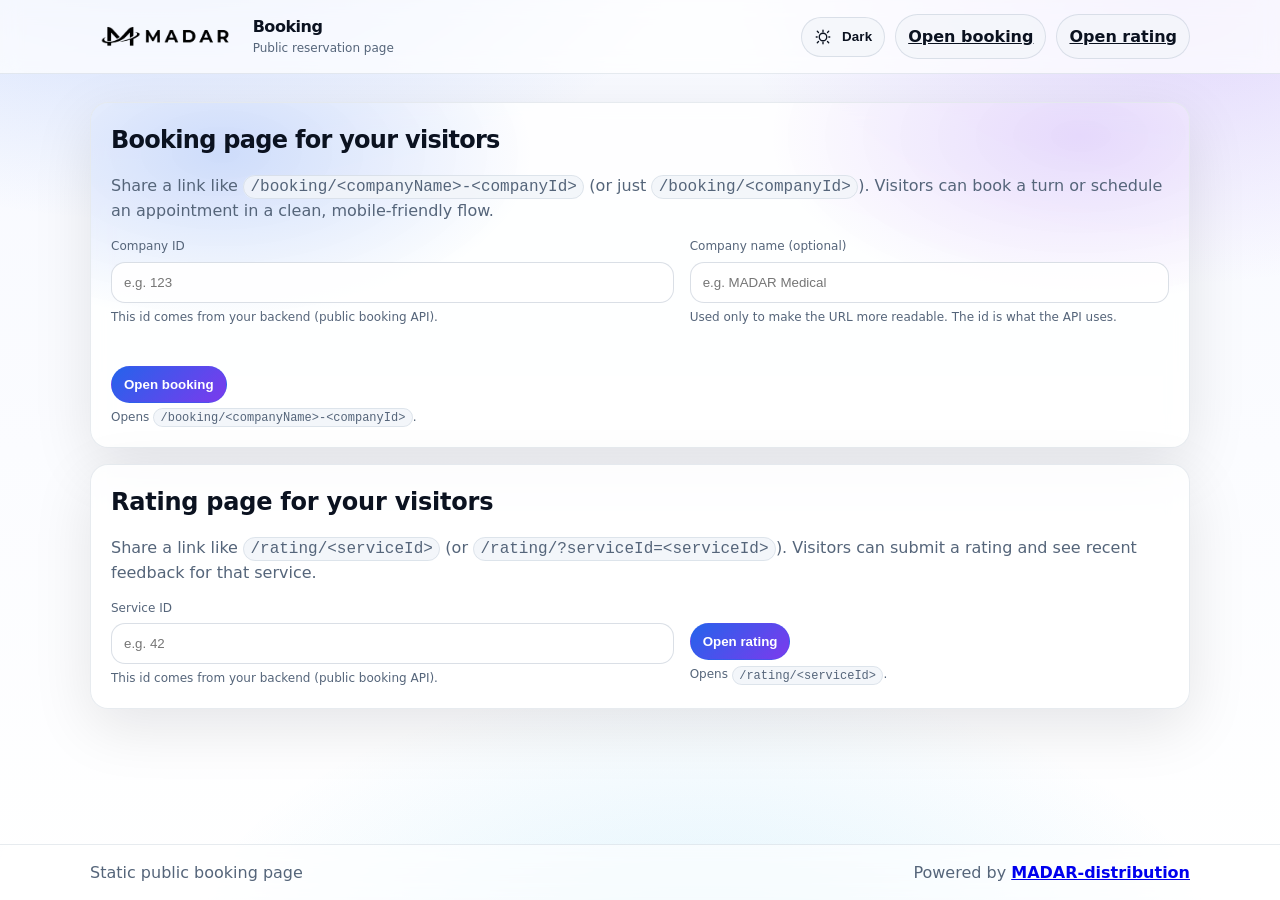
<file: index.html>
<!doctype html>
<html lang="en">
  <head>
    <meta charset="utf-8" />
    <meta name="viewport" content="width=device-width,initial-scale=1" />
    <title>Public Booking</title>
    <link rel="icon" href="/favicon.ico" />
    <link rel="preconnect" href="https://fonts.googleapis.com" />
    <link rel="preconnect" href="https://fonts.gstatic.com" crossorigin />
    <link href="https://fonts.googleapis.com/css2?family=Noto+Sans+Arabic:wght@400;500;600;700;800;900&display=swap" rel="stylesheet" />
    <link rel="stylesheet" href="/assets/booking.css" />
    <script>
      // Local backend default (change this for production).
      window.__API_BASE__ = "https://madar-queue.com";
    </script>
  </head>
  <body>
    <div class="appShell">
      <header class="topBar">
        <div class="topBarInner">
          <div class="brand">
            <div class="brandMark" aria-hidden="true">
              <img class="brandLogo brandLogoLight" src="/logo-light.png" alt="" />
              <img class="brandLogo brandLogoDark" src="/logo-dark.png" alt="" />
            </div>
            <div class="brandText">
              <div class="brandTitle">Booking</div>
              <div class="brandSubtitle">Public reservation page</div>
            </div>
          </div>
          <div class="topBarActions">
            <button class="btn btnGhost iconBtn" id="themeBtn" type="button" aria-label="Toggle theme">
              <span class="btnIcon" aria-hidden="true">
                <svg class="i" viewBox="0 0 24 24" fill="none">
                  <path d="M12 3v2.2M12 18.8V21M4.2 12H3M21 12h-1.2M6 6l-1.6-1.6M19.6 19.6 18 18M6 18l-1.6 1.6M19.6 4.4 18 6" stroke="currentColor" stroke-width="1.8" stroke-linecap="round"/>
                  <path d="M12 17a5 5 0 1 0 0-10 5 5 0 0 0 0 10Z" stroke="currentColor" stroke-width="1.8"/>
                </svg>
              </span>
              <span class="btnLabel" id="themeBtnLabel">Dark</span>
            </button>
            <a class="btn btnGhost" href="/booking/">Open booking</a>
            <a class="btn btnGhost" href="/rating/">Open rating</a>
          </div>
        </div>
      </header>

      <main class="container">
        <section class="card heroCard">
          <h1>Booking page for your visitors</h1>
          <p class="muted">
            Share a link like <code>/booking/&lt;companyName&gt;-&lt;companyId&gt;</code> (or just <code>/booking/&lt;companyId&gt;</code>). Visitors can book a turn or schedule an appointment in a clean, mobile-friendly flow.
          </p>

          <form id="companyForm" class="grid2" autocomplete="off">
            <div class="field">
              <label for="companyId">Company ID</label>
              <input id="companyId" name="companyId" placeholder="e.g. 123" required />
              <div class="help">This id comes from your backend (public booking API).</div>
            </div>
            <div class="field">
              <label for="companyName">Company name (optional)</label>
              <input id="companyName" name="companyName" placeholder="e.g. MADAR Medical" />
              <div class="help">Used only to make the URL more readable. The id is what the API uses.</div>
            </div>
            <div class="field">
              <label>&nbsp;</label>
              <button class="btn btnPrimary" type="submit">Open booking</button>
              <div class="help">Opens <code>/booking/&lt;companyName&gt;-&lt;companyId&gt;</code>.</div>
            </div>
          </form>
        </section>

        <section class="card">
          <h2>Rating page for your visitors</h2>
          <p class="muted">
            Share a link like <code>/rating/&lt;serviceId&gt;</code> (or <code>/rating/?serviceId=&lt;serviceId&gt;</code>). Visitors can submit a rating and see recent feedback for that service.
          </p>

          <form id="serviceForm" class="grid2" autocomplete="off">
            <div class="field">
              <label for="serviceId">Service ID</label>
              <input id="serviceId" name="serviceId" placeholder="e.g. 42" required />
              <div class="help">This id comes from your backend (public booking API).</div>
            </div>
            <div class="field">
              <label>&nbsp;</label>
              <button class="btn btnPrimary" type="submit">Open rating</button>
              <div class="help">Opens <code>/rating/&lt;serviceId&gt;</code>.</div>
            </div>
          </form>
        </section>
      </main>

      <footer class="footer">
        <div class="footerInner">
          <span class="muted">Static public booking page</span>
          <span class="muted">Powered by <a href="https://madar-queue.com/" target="_blank" rel="noopener noreferrer"><strong>MADAR-distribution</strong></a></span>
        </div>
      </footer>
    </div>

    <script>
      (function () {
        // Theme toggle (shared with booking page).
        const THEME_KEY = "public_booking_theme";
        const getTheme = () => localStorage.getItem(THEME_KEY) || "auto";
        const applyTheme = (t) => {
          if (t === "auto") document.documentElement.removeAttribute("data-theme");
          else document.documentElement.setAttribute("data-theme", t);
          const lbl = document.getElementById("themeBtnLabel");
          if (lbl) lbl.textContent = (t === "dark") ? "Light" : "Dark";
        };
        const nextTheme = (t) => (t === "dark" ? "light" : "dark");
        applyTheme(getTheme());
        const themeBtn = document.getElementById("themeBtn");
        if (themeBtn) {
          themeBtn.addEventListener("click", () => {
            const cur = getTheme();
            const normalized = (cur === "auto")
              ? (window.matchMedia && window.matchMedia("(prefers-color-scheme: dark)").matches ? "dark" : "light")
              : cur;
            const n = nextTheme(normalized);
            localStorage.setItem(THEME_KEY, n);
            applyTheme(n);
          });
        }

        const form = document.getElementById("companyForm");
        const input = document.getElementById("companyId");
        const nameInput = document.getElementById("companyName");
        form.addEventListener("submit", (e) => {
          e.preventDefault();
          const companyId = (input.value || "").trim();
          if (!companyId) return;
          const companyName = (nameInput && nameInput.value ? nameInput.value : "").trim();
          const segment = companyName ? `${companyName}-${companyId}` : companyId;
          window.location.href = "/booking/" + encodeURIComponent(segment);
        });

        const serviceForm = document.getElementById("serviceForm");
        const serviceIdInput = document.getElementById("serviceId");
        if (serviceForm && serviceIdInput) {
          serviceForm.addEventListener("submit", (e) => {
            e.preventDefault();
            const serviceId = (serviceIdInput.value || "").trim();
            if (!serviceId) return;
            window.location.href = "/rating/" + encodeURIComponent(serviceId);
          });
        }
      })();
    </script>
  </body>
</html>
</file>
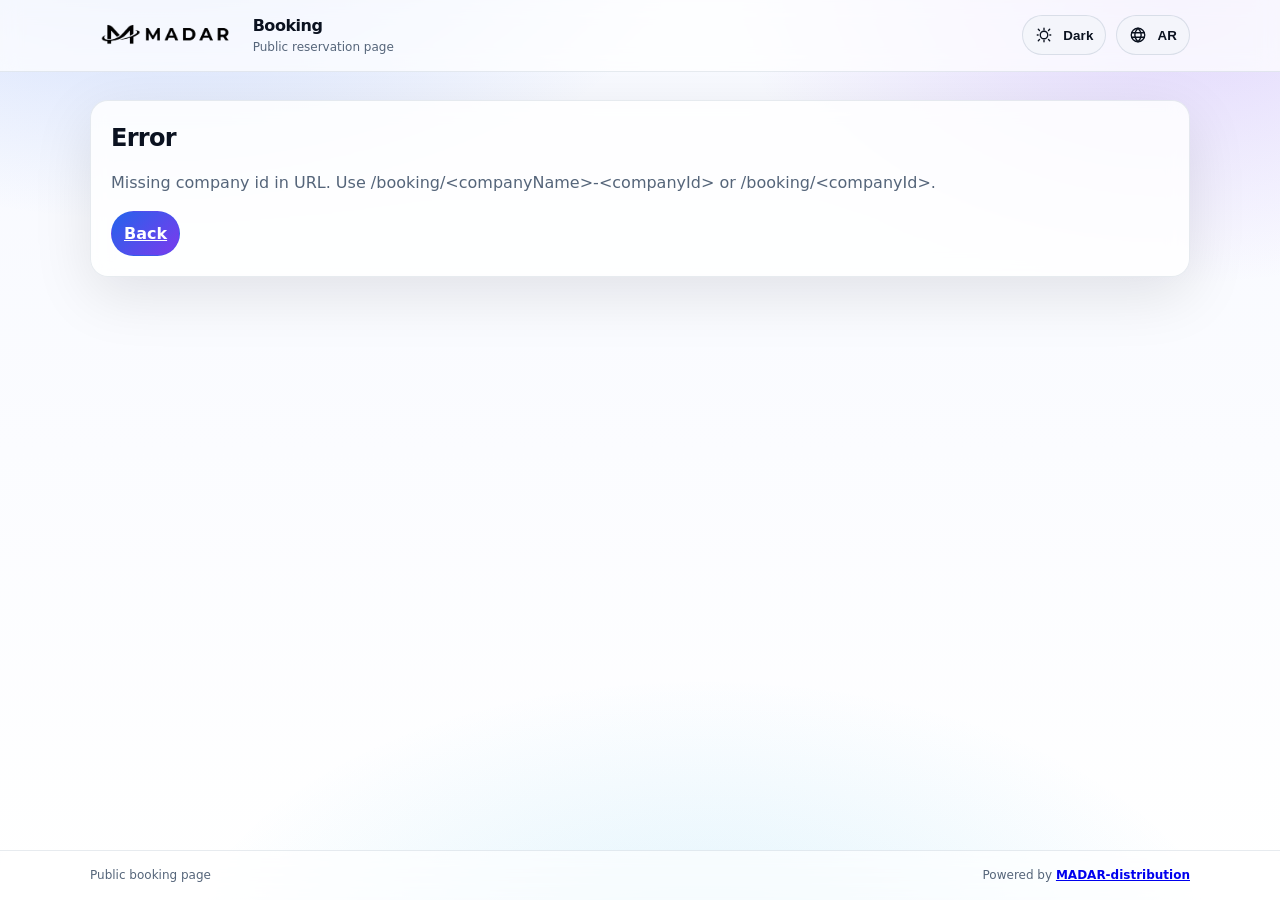
<file: booking/index.html>
<!doctype html>
<html lang="en">
  <head>
    <meta charset="utf-8" />
    <meta name="viewport" content="width=device-width,initial-scale=1" />
    <title>Booking</title>
    <link rel="icon" href="/favicon.ico" />
    <link rel="preconnect" href="https://fonts.googleapis.com" />
    <link rel="preconnect" href="https://fonts.gstatic.com" crossorigin />
    <link href="https://fonts.googleapis.com/css2?family=Noto+Sans+Arabic:wght@400;500;600;700;800;900&display=swap" rel="stylesheet" />
    <link rel="stylesheet" href="/assets/booking.css" />
    <script>
      // Local backend default (change this for production).
      window.__API_BASE__ = "https://madar-queue.com";
    </script>
  </head>
  <body>
    <div class="appShell">
      <header class="topBar">
        <div class="topBarInner">
          <a class="brand" href="/" aria-label="Home">
            <div class="brandMark" aria-hidden="true">
              <img class="brandLogo brandLogoLight" src="/logo-light.png" alt="" />
              <img class="brandLogo brandLogoDark" src="/logo-dark.png" alt="" />
            </div>
            <div class="brandText">
              <div class="brandTitle" id="brandTitle">Booking</div>
              <div class="brandSubtitle" id="brandSubtitle">Public reservation page</div>
            </div>
          </a>

          <div class="topBarActions">
            <button class="btn btnGhost iconBtn" id="themeBtn" type="button" aria-label="Toggle theme">
              <span class="btnIcon" aria-hidden="true">
                <svg class="i" viewBox="0 0 24 24" fill="none">
                  <path d="M12 3v2.2M12 18.8V21M4.2 12H3M21 12h-1.2M6 6l-1.6-1.6M19.6 19.6 18 18M6 18l-1.6 1.6M19.6 4.4 18 6" stroke="currentColor" stroke-width="1.8" stroke-linecap="round"/>
                  <path d="M12 17a5 5 0 1 0 0-10 5 5 0 0 0 0 10Z" stroke="currentColor" stroke-width="1.8"/>
                </svg>
              </span>
              <span class="btnLabel" id="themeBtnLabel">Dark</span>
            </button>
            <button class="btn btnGhost iconBtn" id="langBtn" type="button" aria-label="Toggle language">
              <span class="btnIcon" aria-hidden="true">
                <svg class="i" viewBox="0 0 24 24" fill="none">
                  <path d="M12 21a9 9 0 1 0 0-18 9 9 0 0 0 0 18Z" stroke="currentColor" stroke-width="1.8"/>
                  <path d="M3.6 9h16.8M3.6 15h16.8" stroke="currentColor" stroke-width="1.8" stroke-linecap="round"/>
                  <path d="M12 3c2.6 2.5 4.2 5.7 4.2 9s-1.6 6.5-4.2 9c-2.6-2.5-4.2-5.7-4.2-9s1.6-6.5 4.2-9Z" stroke="currentColor" stroke-width="1.8"/>
                </svg>
              </span>
              <span class="btnLabel" id="langBtnLabel">AR</span>
            </button>
          </div>
        </div>
      </header>

      <main class="container">
        <section class="card" id="configCard" hidden>
          <h1 id="configTitle">Configuration required</h1>
          <p class="muted" id="configText">
            This page needs an API base URL to call your public booking endpoints.
          </p>

          <form id="configForm" class="stack" autocomplete="off">
            <div class="field">
              <label for="apiBase">API Base URL</label>
              <input id="apiBase" name="apiBase" placeholder="https://api.yourdomain.com" />
              <div class="help" id="apiHelp">We will store it in your browser for next time.</div>
            </div>
            <div class="row">
              <button class="btn btnPrimary" type="submit" id="saveApiBtn">Save & Reload</button>
              <a class="btn btnGhost" href="/" id="backHome">Back</a>
            </div>
          </form>
        </section>

        <section class="card bookingCard" id="mainCard" hidden>
          <div class="bookingHero">
            <div class="bookingHeroLeft">
              <div class="eyebrow">
                <span class="dot"></span>
                <span id="brandSubtitle">Public reservation page</span>
              </div>
              <h1 id="pageTitle">Book your turn</h1>
              <p class="muted" id="pageSubtitle">
                Select branch and service, then enter your details.
              </p>

              <div class="bookingHeroMeta">
                <div class="pill" id="companyPill" title="Company ID"></div>
                <div class="trustRow" aria-hidden="true">
                  <span class="trustPill" id="trustFast">Fast</span>
                  <span class="trustPill" id="trustSecure">Secure</span>
                  <span class="trustPill" id="trustMobile">Mobile-ready</span>
                </div>
              </div>
            </div>

            <div class="bookingHeroRight" aria-hidden="true">
              <div class="heroVisual">
                <div class="heroRing"></div>
                <div class="heroCardMini">
                  <div class="miniTitle" id="miniTodayTitle">Today</div>
                  <div class="miniValue" id="miniTodayValue">Live slots</div>
                </div>
                <div class="heroCardMini mini2">
                  <div class="miniTitle" id="miniStatusTitle">Status</div>
                  <div class="miniValue" id="miniStatusValue">Track bookings</div>
                </div>
              </div>
            </div>
          </div>

          <div class="tabs premiumTabs" role="tablist" aria-label="Booking tabs">
            <button class="tab tabActive" role="tab" aria-selected="true" id="tabNew" data-tab="new" type="button"></button>
            <button class="tab" role="tab" aria-selected="false" id="tabMy" data-tab="my" type="button"></button>
            <button class="tab" role="tab" aria-selected="false" id="tabPre" data-tab="pre" type="button"></button>
          </div>

          <div class="bookingLayout">
            <div class="bookingContent">
              <div class="tabPanel" id="panelNew" role="tabpanel">
                <div class="stepHeader">
                  <div class="stepBadge">1</div>
                  <div class="stepText">
                    <div class="stepTitle" id="stepNewTitle">New booking</div>
                    <div class="muted small" id="stepNewDesc">Pick a branch and service, then confirm your details.</div>
                  </div>
                </div>

                <form id="turnForm" class="formGrid" autocomplete="off">
                  <div class="field">
                    <label for="branchSelect" id="branchLabel">Branch</label>
                    <select id="branchSelect" required></select>
                    <div class="help" id="branchHelp">Choose a branch to see its services.</div>
                  </div>

                  <div class="field">
                    <label for="serviceSelect" id="serviceLabel">Service</label>
                    <select id="serviceSelect" required disabled></select>
                    <div class="help" id="serviceHelp">Services load after choosing a branch.</div>
                  </div>

                  <div class="field">
                    <label for="nameInput" id="nameLabel">Name</label>
                    <input id="nameInput" required placeholder="Your name" />
                  </div>

                  <div class="field">
                    <label for="phoneInput" id="phoneLabel">Phone</label>
                    <input id="phoneInput" required placeholder="+20..." />
                  </div>

                  <div class="row actionsRow">
                    <button class="btn btnPrimary" id="bookBtn" type="submit"></button>
                    <button class="btn btnGhost" id="resetBtn" type="button"></button>
                  </div>

                  <div class="alert" id="turnResult" hidden></div>
                </form>
              </div>

              <div class="tabPanel" id="panelMy" role="tabpanel" hidden>
                <div class="stepHeader">
                  <div class="stepBadge">2</div>
                  <div class="stepText">
                    <div class="stepTitle" id="stepTrackTitle">Track my bookings</div>
                    <div class="muted small" id="stepTrackDesc">Enter your reference to view status and queue position.</div>
                  </div>
                </div>

                <form id="refForm" class="refBar" autocomplete="off">
                  <div class="field grow">
                    <label for="refInput" id="refLabel">Booking reference</label>
                    <input id="refInput" placeholder="e.g. ABC123" required />
                  </div>
                  <div class="field">
                    <label>&nbsp;</label>
                    <button class="btn btnPrimary" id="refSearchBtn" type="submit"></button>
                  </div>
                </form>

                <div class="muted small" id="refHelp">
                  This uses a device id stored in your browser to retrieve your bookings.
                </div>

                <div class="list" id="bookingList"></div>
              </div>

              <div class="tabPanel" id="panelPre" role="tabpanel" hidden>
                <div class="stepHeader">
                  <div class="stepBadge">3</div>
                  <div class="stepText">
                    <div class="stepTitle" id="stepPreTitle">Pre-booking</div>
                    <div class="muted small" id="preInfo">
                      Pre-booking requires selecting a service that supports pre-booking, then choosing a date and slot.
                    </div>
                  </div>
                </div>

                <form id="preForm" class="formGrid" autocomplete="off">
                  <div class="field">
                    <label for="preBranchSelect" id="preBranchLabel">Branch</label>
                    <select id="preBranchSelect" required></select>
                  </div>

                  <div class="field">
                    <label for="preServiceSelect" id="preServiceLabel">Pre-booking service</label>
                    <select id="preServiceSelect" required disabled></select>
                    <div class="help" id="preServiceHelp">Only services with pre-booking enabled appear here.</div>
                  </div>

                  <div class="field">
                    <label for="preDateInput" id="preDateLabel">Date</label>
                    <input id="preDateInput" type="date" required />
                  </div>

                  <div class="field">
                    <label id="preSlotLabel">Selected slot</label>
                    <div class="pill" id="preSlotPill">—</div>
                    <div class="help" id="preSlotHelp">Pick a slot from the list on the right.</div>
                  </div>

                  <div class="field">
                    <label for="preNameInput" id="preNameLabel">Name</label>
                    <input id="preNameInput" required />
                  </div>

                  <div class="field">
                    <label for="prePhoneInput" id="prePhoneLabel">Phone</label>
                    <input id="prePhoneInput" required placeholder="+20..." />
                  </div>

                  <div class="field">
                    <label id="priceLabel">Price</label>
                    <div class="pill" id="pricePill">—</div>
                  </div>

                  <div class="row actionsRow">
                    <button class="btn btnPrimary" id="preBookBtn" type="submit"></button>
                    <button class="btn btnGhost" id="preResetBtn" type="button"></button>
                  </div>

                  <div class="alert" id="preResult" hidden></div>
                </form>
              </div>
            </div>

            <aside class="bookingSide" aria-label="Schedule panel">
              <div class="sideCard">
                <div class="sideHeader">
                  <div class="sideTitle" id="scheduleTitle">Service schedule</div>
                  <button class="btn btnTiny btnGhost" id="refreshScheduleBtn" type="button">Refresh</button>
                </div>
                <div class="muted small" id="scheduleHint">Choose a service to load today’s available slots.</div>
                <div class="slotList" id="slotList"></div>
              </div>

              <div class="sideCard" id="preSideCard" hidden>
                <div class="sideHeader">
                  <div class="sideTitle" id="preSlotsTitle">Available slots</div>
                  <button class="btn btnTiny btnGhost" id="preRefreshBtn" type="button">Refresh</button>
                </div>
                <div class="slotList" id="preSlotList"></div>
              </div>

              <div class="sideCard subtle">
                <div class="sideTitle" id="tipsTitle">Tips</div>
                <ul class="tips">
                  <li id="tip1">Use your real phone number to receive updates.</li>
                  <li id="tip2">Switch to “My bookings” to track your status.</li>
                  <li id="tip3">For pre-booking, select a slot then confirm.</li>
                </ul>
              </div>
            </aside>
          </div>
        </section>

        <section class="card" id="errorCard" hidden>
          <h1 id="errorTitle">Error</h1>
          <p class="muted" id="errorText"></p>
          <div class="row">
            <a class="btn btnPrimary" href="/" id="goHomeBtn">Home</a>
          </div>
        </section>
      </main>

      <footer class="footer">
        <div class="footerInner">
          <span class="muted small" id="footerText">© 2026 MADAR Booking System. All Rights Reserved</span>
          <span class="muted small">Powered by <a href="https://madar-queue.com/" target="_blank" rel="noopener noreferrer"><strong>MADAR-distribution</strong></a></span>
        </div>
      </footer>
    </div>

    <script src="/assets/booking.js"></script>
  </body>
</html>
</file>
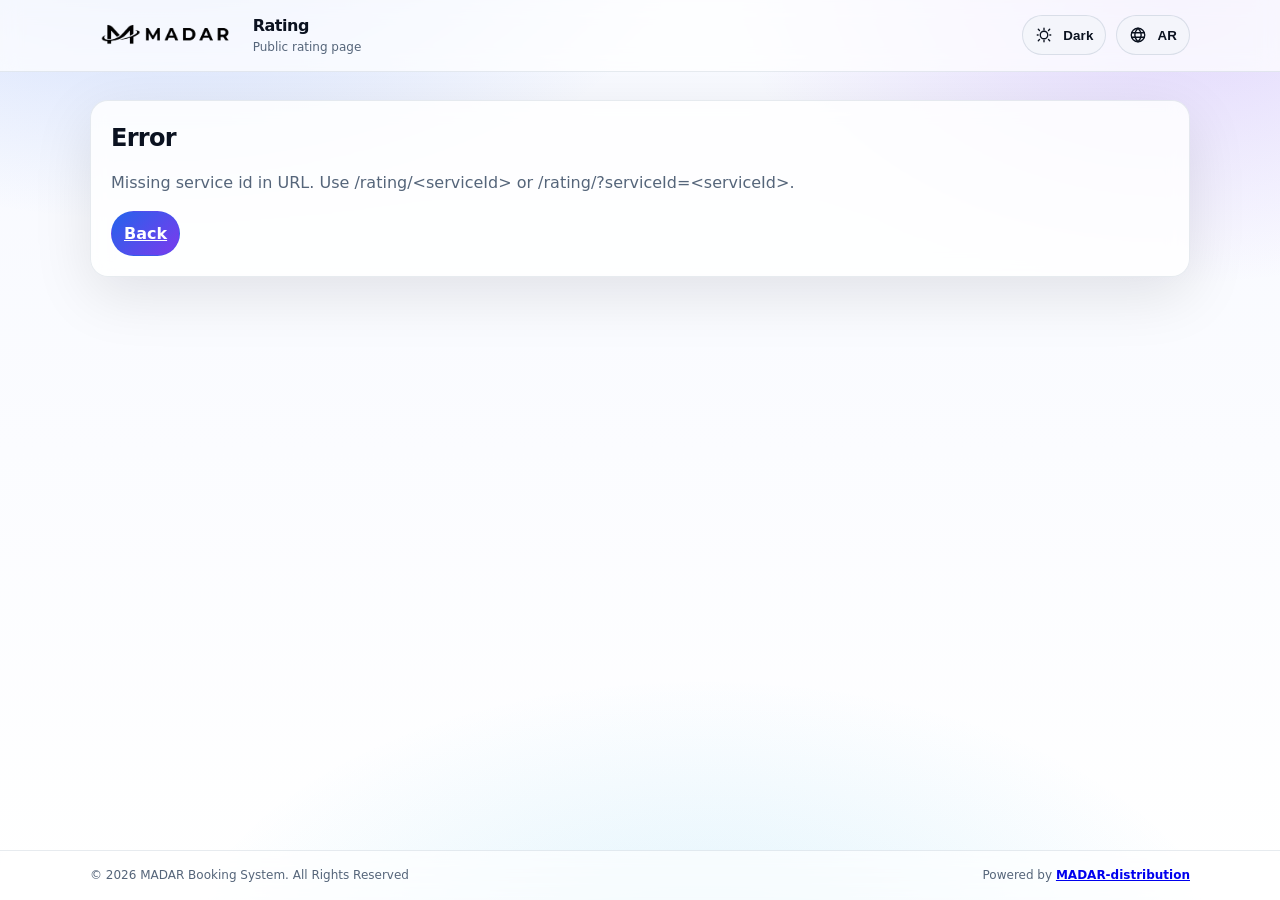
<file: rating/index.html>
<!doctype html>
<html lang="en">
  <head>
    <meta charset="utf-8" />
    <meta name="viewport" content="width=device-width,initial-scale=1" />
    <title>Rating</title>
    <link rel="icon" href="/favicon.ico" />
    <link rel="preconnect" href="https://fonts.googleapis.com" />
    <link rel="preconnect" href="https://fonts.gstatic.com" crossorigin />
    <link href="https://fonts.googleapis.com/css2?family=Noto+Sans+Arabic:wght@400;500;600;700;800;900&display=swap" rel="stylesheet" />
    <link rel="stylesheet" href="/assets/booking.css" />
    <link rel="stylesheet" href="/assets/rating.css" />
    <script>
      // Local backend default (change this for production).
      window.__API_BASE__ = "https://madar-queue.com";
    </script>
  </head>
  <body>
    <div class="appShell">
      <header class="topBar">
        <div class="topBarInner">
          <a class="brand" href="/" aria-label="Home">
            <div class="brandMark" aria-hidden="true">
              <img class="brandLogo brandLogoLight" src="/logo-light.png" alt="" />
              <img class="brandLogo brandLogoDark" src="/logo-dark.png" alt="" />
            </div>
            <div class="brandText">
              <div class="brandTitle" id="brandTitle">Rating</div>
              <div class="brandSubtitle" id="brandSubtitle">Public rating page</div>
            </div>
          </a>

          <div class="topBarActions">
            <button class="btn btnGhost iconBtn" id="themeBtn" type="button" aria-label="Toggle theme">
              <span class="btnIcon" aria-hidden="true">
                <svg class="i" viewBox="0 0 24 24" fill="none">
                  <path d="M12 3v2.2M12 18.8V21M4.2 12H3M21 12h-1.2M6 6l-1.6-1.6M19.6 19.6 18 18M6 18l-1.6 1.6M19.6 4.4 18 6" stroke="currentColor" stroke-width="1.8" stroke-linecap="round"/>
                  <path d="M12 17a5 5 0 1 0 0-10 5 5 0 0 0 0 10Z" stroke="currentColor" stroke-width="1.8"/>
                </svg>
              </span>
              <span class="btnLabel" id="themeBtnLabel">Dark</span>
            </button>
            <button class="btn btnGhost iconBtn" id="langBtn" type="button" aria-label="Toggle language">
              <span class="btnIcon" aria-hidden="true">
                <svg class="i" viewBox="0 0 24 24" fill="none">
                  <path d="M12 21a9 9 0 1 0 0-18 9 9 0 0 0 0 18Z" stroke="currentColor" stroke-width="1.8"/>
                  <path d="M3.6 9h16.8M3.6 15h16.8" stroke="currentColor" stroke-width="1.8" stroke-linecap="round"/>
                  <path d="M12 3c2.6 2.5 4.2 5.7 4.2 9s-1.6 6.5-4.2 9c-2.6-2.5-4.2-5.7-4.2-9s1.6-6.5 4.2-9Z" stroke="currentColor" stroke-width="1.8"/>
                </svg>
              </span>
              <span class="btnLabel" id="langBtnLabel">AR</span>
            </button>
          </div>
        </div>
      </header>

      <main class="container">
        <section class="card" id="configCard" hidden>
          <h1 id="configTitle">Configuration required</h1>
          <p class="muted" id="configText">
            This page needs an API base URL to call your public rating endpoints.
          </p>

          <form id="configForm" class="stack" autocomplete="off">
            <div class="field">
              <label for="apiBase">API Base URL</label>
              <input id="apiBase" name="apiBase" placeholder="https://api.yourdomain.com" />
              <div class="help" id="apiHelp">We will store it in your browser for next time.</div>
            </div>
            <div class="row">
              <button class="btn btnPrimary" type="submit" id="saveApiBtn">Save & Reload</button>
              <a class="btn btnGhost" href="/" id="backHome">Back</a>
            </div>
          </form>
        </section>

        <section class="card" id="mainCard" hidden>
          <div class="ratingHero">
            <div class="ratingHeroInner">
              <div class="ratingHeroLeft">
                <div class="eyebrow">
                  <span class="dot"></span>
                  <span id="heroSubtitle">Share your feedback</span>
                </div>
                <h1 id="pageTitle">Rate your service</h1>
                <p class="muted" id="pageSubtitle">
                  Select a rating and optionally add a comment.
                </p>
                <div class="pillRow">
                  <div class="pill" id="servicePill" title="Service">Service: —</div>
                  <div class="pill" id="branchPill" title="Branch">Branch: —</div>
                </div>
              </div>

              <div class="ratingHeroRight" aria-hidden="true">
                <div class="ratingHeroPanel">
                  <div class="ratingHeroPanelTop">
                    <div class="muted small" id="avgLabel">Average</div>
                    <div class="heroAvg">
                      <span class="heroAvgValue" id="avgValue">—</span>
                      <span class="heroAvgOutOf">/ 5</span>
                    </div>
                  </div>
                  <div class="heroStatsRow">
                    <div class="heroStat">
                      <div class="muted small" id="countLabel">Ratings</div>
                      <div class="heroStatValue" id="countValue">—</div>
                    </div>
                    <div class="heroStat heroStatHint">
                      <div class="muted small" id="hintLabel">Tip</div>
                      <div class="muted small" id="hintValue">Tap a star to rate</div>
                    </div>
                  </div>
                </div>
              </div>
            </div>
          </div>

          <div class="ratingLayout ratingLayoutSingle">
            <section class="ratingFormCol">
              <div class="stepHeader">
                <div class="stepBadge">1</div>
                <div class="stepText">
                  <div class="stepTitle" id="stepTitle">Your rating</div>
                  <div class="muted small" id="stepDesc">Tap a star, then submit.</div>
                </div>
              </div>

              <form id="ratingForm" class="stack" autocomplete="off">
                <div class="field">
                  <label id="starsLabel">Rating</label>
                  <div class="stars" id="stars" role="radiogroup" aria-label="Rating"></div>
                  <div class="muted small" id="ratingPreview" aria-live="polite"></div>
                  <div class="help" id="starsHelp">5 is the best.</div>
                  <input type="hidden" id="ratingValue" name="ratingValue" value="" />
                </div>

                <div class="field">
                  <label for="nameInput" id="nameLabel">Name (optional)</label>
                  <input id="nameInput" placeholder="Your name" />
                </div>

                <div class="field">
                  <label for="phoneInput" id="phoneLabel">Phone (optional)</label>
                  <input id="phoneInput" placeholder="+20..." />
                </div>

                <div class="field">
                  <label for="commentInput" id="commentLabel">Comment (optional)</label>
                  <textarea id="commentInput" rows="4" placeholder="Tell us what went well or what we can improve"></textarea>
                </div>

                <div class="row actionsRow">
                  <button class="btn btnPrimary" id="submitBtn" type="submit">Submit</button>
                  <button class="btn btnGhost" id="resetBtn" type="button">Reset</button>
                </div>

                <div class="alert" id="resultAlert" hidden></div>
              </form>
            </section>
          </div>
        </section>

        <section class="card" id="errorCard" hidden>
          <h1 id="errorTitle">Error</h1>
          <p class="muted" id="errorText"></p>
          <div class="row">
            <a class="btn btnPrimary" href="/" id="goHomeBtn">Home</a>
          </div>
        </section>
      </main>

      <footer class="footer">
        <div class="footerInner">
          <span class="muted small" id="footerText">© 2026 MADAR Booking System. All Rights Reserved</span>
          <span class="muted small">Powered by <a href="https://madar-queue.com/" target="_blank" rel="noopener noreferrer"><strong>MADAR-distribution</strong></a></span>
        </div>
      </footer>
    </div>

    <script src="/assets/rating.js"></script>
  </body>
</html>
</file>
<file: assets/booking.css>
/* Premium, lightweight design system (no external deps) */
:root{
  --bg0:#f7f9ff;
  --bg1:#ffffff;
  --surface: rgba(255,255,255,.82);
  --surface2: rgba(255,255,255,.62);
  --text:#0b1220;
  --muted:#55657a;
  --border: rgba(148,163,184,.35);
  --border2: rgba(148,163,184,.22);

  --shadow: 0 18px 60px rgba(2,6,23,.10);
  --shadow2: 0 10px 26px rgba(2,6,23,.10);
  --shadowInset: inset 0 1px 0 rgba(255,255,255,.55);

  --primary:#2563eb;
  --primary2:#1d4ed8;
  --accent:#7c3aed;
  --danger:#dc2626;
  --ok:#16a34a;
  --warn:#f59e0b;

  --radius:18px;
  --radius2:14px;
  --radius3:12px;

  --mono: ui-monospace, SFMono-Regular, Menlo, Monaco, Consolas, "Liberation Mono", "Courier New", monospace;
  --sans: ui-sans-serif, system-ui, -apple-system, Segoe UI, Roboto, Helvetica, Arial, "Apple Color Emoji","Segoe UI Emoji";
  --arabic: "Noto Sans Arabic", ui-sans-serif, system-ui, -apple-system, Segoe UI, Roboto, Helvetica, Arial;

  --ring: 0 0 0 4px rgba(37,99,235,.16);
  --ring2: 0 0 0 4px rgba(124,58,237,.14);

  /* Component tokens */
  --chipBg: rgba(241,245,249,.58);
  --chipBg2: rgba(255,255,255,.72);
  --chipBorder: rgba(148,163,184,.22);
  --chipText: rgba(30,58,138,.92);
  --panelBg: rgba(255,255,255,.62);
  --panelBgStrong: rgba(255,255,255,.92);
}

*{box-sizing:border-box}
html,body{height:100%}
body{
  margin:0;
  font-family:var(--sans);
  color:var(--text);
  line-height: 1.45;
  background:
    radial-gradient(900px 520px at 12% -10%, rgba(37,99,235,.22) 0%, rgba(37,99,235,0) 60%),
    radial-gradient(800px 520px at 92% 0%, rgba(124,58,237,.18) 0%, rgba(124,58,237,0) 55%),
    radial-gradient(900px 520px at 55% 110%, rgba(14,165,233,.14) 0%, rgba(14,165,233,0) 60%),
    linear-gradient(180deg, var(--bg0), #fff);
}

code, pre{font-family:var(--mono)}
code{
  background: rgba(241,245,249,.85);
  border:1px solid var(--border2);
  padding:.12rem .4rem;
  border-radius: 999px;
}

.appShell{min-height:100%;display:flex;flex-direction:column}
.container{width:min(1100px, calc(100% - 32px));margin:28px auto;flex:1}

.topBar{
  position:sticky;top:0;z-index:10;
  background: rgba(255,255,255,.72);
  backdrop-filter: blur(10px);
  border-bottom:1px solid var(--border2);
}
.topBarInner{
  width:min(1100px, calc(100% - 32px));
  margin:0 auto;
  display:flex;
  align-items:center;
  justify-content:space-between;
  padding:14px 0;
  gap:16px;
}
.brand{display:flex;align-items:center;gap:12px;text-decoration:none;color:inherit}
.brandMark{
  height:42px;
  width:auto;
  min-width:42px;
  padding:6px 10px;
  border-radius:16px;
  background: transparent;
  color:#fff;
  display:flex;
  align-items:center;
  justify-content:center;
  box-shadow:none;
  overflow:hidden;
  line-height:0;
}
.brandLogo{height:28px;width:auto;max-width:180px;display:block;object-fit:contain}
.brandLogoDark{display:none}

@media (prefers-color-scheme: dark){
  html:not([data-theme="light"]) .brandLogoLight{display:none}
  html:not([data-theme="light"]) .brandLogoDark{display:block}
}
html[data-theme="dark"] .brandLogoLight{display:none}
html[data-theme="dark"] .brandLogoDark{display:block}
.brandTitle{font-weight:900;letter-spacing:-.03em}
.brandSubtitle{font-size:12px;color:var(--muted);margin-top:2px}
.topBarActions{display:flex;align-items:center;gap:10px}

.card{
  background: var(--surface);
  border:1px solid var(--border2);
  border-radius: var(--radius);
  box-shadow: var(--shadow);
  padding:20px;
  margin: 0 0 16px 0;
  backdrop-filter: blur(10px);
}
.heroCard{
  overflow:hidden;
  position:relative;
}
.heroCard::before{
  content:"";
  position:absolute;
  inset:-2px;
  background:
    radial-gradient(520px 280px at 12% 15%, rgba(37,99,235,.22) 0%, rgba(37,99,235,0) 60%),
    radial-gradient(520px 280px at 90% 10%, rgba(124,58,237,.18) 0%, rgba(124,58,237,0) 60%);
  pointer-events:none;
}
.heroCard > *{position:relative}
.heroCard h1{margin:0 0 8px 0;letter-spacing:-.035em}
.card h1{margin:0 0 10px 0;letter-spacing:-.03em}
.card h2{margin:0 0 10px 0;letter-spacing:-.01em}
.cardHeader{
  display:flex;
  align-items:flex-start;
  justify-content:space-between;
  gap:12px;
  margin-bottom:14px;
}

.muted{color:var(--muted)}
.small{font-size:12px}

.grid2{display:grid;grid-template-columns: 1.08fr .92fr;gap:16px}
.stack{display:flex;flex-direction:column;gap:12px}
.row{display:flex;gap:10px;align-items:center}
.rowWrap{flex-wrap:wrap}
.grow{flex:1}

.field label{display:block;font-size:12px;color:var(--muted);margin-bottom:6px}
.field input, .field select{
  width:100%;
  padding:12px 12px;
  border:1px solid var(--border);
  border-radius: var(--radius2);
  background: rgba(255,255,255,.9);
  box-shadow: var(--shadowInset);
  outline:none;
  transition: box-shadow .15s ease, border-color .15s ease;
}
.field input:focus, .field select:focus{
  border-color: rgba(37,99,235,.55);
  box-shadow: var(--ring);
}
.help{font-size:12px;color:var(--muted);margin-top:6px}

.btn{
  appearance:none;border:1px solid var(--border);
  background: rgba(255,255,255,.9);
  color:var(--text);
  padding:10px 12px;border-radius: 999px;
  cursor:pointer;
  font-weight:700;
  transition: transform .05s ease, box-shadow .15s ease, background .15s ease, border-color .15s ease, filter .15s ease;
}
.btn:hover{box-shadow: var(--shadow2)}
.btn:active{transform: translateY(1px)}
.btn[disabled]{opacity:.6;cursor:not-allowed;box-shadow:none}

.btnPrimary{
  background: linear-gradient(135deg, var(--primary), var(--accent));
  border-color: rgba(37,99,235,.25);
  color:#fff;
}
.btnPrimary:hover{filter: saturate(1.04) brightness(1.02)}
.btnGhost{
  background: rgba(241,245,249,.65);
  border-color: rgba(148,163,184,.28);
}
.btnTiny{padding:7px 10px;border-radius:12px;font-size:12px}

/* Icon buttons */
.iconBtn{display:inline-flex; align-items:center; gap:10px}
.btnIcon{display:inline-flex; width:18px; height:18px; align-items:center; justify-content:center}
.btnIcon .i{width:18px;height:18px}
.btnLabel{font-weight:900; letter-spacing:.01em}

.tabs{
  display:flex;
  gap:8px;
  background: rgba(241,245,249,.68);
  border:1px solid rgba(148,163,184,.24);
  border-radius: 999px;
  padding:6px;
  margin-bottom: 12px;
}
.tab{
  flex:1;
  border:1px solid transparent;
  border-radius: 999px;
  background: transparent;
  padding:10px 12px;
  font-weight:800;
  color: var(--chipText);
  cursor:pointer;
}
.tabActive{
  background: rgba(255,255,255,.95);
  border-color: rgba(148,163,184,.22);
  box-shadow: 0 10px 22px rgba(2,6,23,.08);
}
.tabPanel{padding-top:6px}

.pill{
  border:1px solid var(--chipBorder);
  background: var(--chipBg);
  padding:8px 10px;
  border-radius: 999px;
  font-weight:800;
  font-size:12px;
  color: var(--chipText);
  white-space:nowrap;
}

.sectionTitleRow{display:flex;align-items:center;justify-content:space-between;gap:10px}
.sectionTitle{font-weight:900;letter-spacing:-.01em}

.slotList{
  border:1px solid rgba(148,163,184,.22);
  border-radius: var(--radius2);
  background: var(--panelBg);
  padding:10px;
  max-height: 420px;
  overflow:auto;
}
.slotItem{
  display:flex;
  align-items:center;
  justify-content:space-between;
  gap:10px;
  padding:10px 10px;
  border:1px solid rgba(148,163,184,.22);
  border-radius: var(--radius3);
  background: var(--panelBgStrong);
  margin-bottom: 8px;
  transition: transform .10s ease, box-shadow .15s ease, border-color .15s ease;
}
.slotItem:hover{
  box-shadow: 0 14px 26px rgba(2,6,23,.08);
  transform: translateY(-1px);
  border-color: rgba(37,99,235,.22);
}
.slotItem:last-child{margin-bottom:0}
.slotMeta{display:flex;flex-direction:column;gap:4px}
.slotTime{font-weight:900}
.slotSub{font-size:12px;color:var(--muted)}
.slotBtn{white-space:nowrap}

.alert{
  border-radius: var(--radius2);
  padding: 12px;
  border:1px solid rgba(148,163,184,.22);
  background: rgba(241,245,249,.55);
}
.alertOk{border-color: rgba(22,163,74,.25); background: rgba(22,163,74,.08)}
.alertErr{border-color: rgba(220,38,38,.25); background: rgba(220,38,38,.07)}
.alertWarn{border-color: rgba(245,158,11,.25); background: rgba(245,158,11,.10)}

.list{display:flex;flex-direction:column;gap:10px;margin-top:12px}
.listItem{
  background: var(--panelBgStrong);
  border:1px solid rgba(148,163,184,.22);
  border-radius: var(--radius2);
  padding:12px;
}
.listTop{display:flex;align-items:center;justify-content:space-between;gap:10px;margin-bottom:6px}
.badge{
  font-size:12px;
  font-weight:900;
  padding:6px 10px;
  border-radius: 999px;
  border:1px solid rgba(148,163,184,.22);
  background: var(--chipBg);
}
.badgeOk{border-color: rgba(22,163,74,.25); background: rgba(22,163,74,.08); color: #166534}
.badgeWarn{border-color: rgba(245,158,11,.25); background: rgba(245,158,11,.10); color: #92400e}
.badgeInfo{border-color: rgba(37,99,235,.25); background: rgba(37,99,235,.09); color: #1e3a8a}

.codeBlock{
  background:#0b1220;
  color:#e5e7eb;
  border-radius: 14px;
  padding: 12px;
  overflow:auto;
  border:1px solid rgba(15,23,42,.25);
}
.codeBlock code{background:transparent;border:none;color:inherit;padding:0}

.footer{
  border-top:1px solid var(--border2);
  padding:16px 0;
  background: var(--panelBg);
  backdrop-filter: blur(10px);
}
.footerInner{
  width:min(1100px, calc(100% - 32px));
  margin:0 auto;
  display:flex;
  justify-content:space-between;
  gap:10px;
}

@media (max-width: 900px){
  .grid2{grid-template-columns: 1fr}
}

/* ---- Brand-new booking layout (creative, premium) ---- */
.bookingCard{padding:0}
.bookingHero{
  display:grid;
  grid-template-columns: 1.2fr .8fr;
  gap:18px;
  padding:22px 22px 12px 22px;
  border-bottom: 1px solid var(--border2);
  background:
    radial-gradient(700px 320px at 10% 0%, rgba(37,99,235,.22) 0%, rgba(37,99,235,0) 60%),
    radial-gradient(700px 320px at 92% 0%, rgba(124,58,237,.18) 0%, rgba(124,58,237,0) 60%),
    linear-gradient(180deg, rgba(255,255,255,.35), rgba(255,255,255,0));
  border-radius: var(--radius) var(--radius) 0 0;
}
.bookingHeroLeft h1{margin:4px 0 6px 0; letter-spacing:-.04em; font-size: clamp(28px, 3.6vw, 44px)}
.bookingHeroLeft .muted{font-size: 14px; max-width: 60ch}
.bookingHeroMeta{display:flex; flex-wrap:wrap; gap:10px; align-items:center; margin-top: 14px}
.trustRow{display:flex; gap:8px; align-items:center}
.trustPill{
  border:1px solid var(--chipBorder);
  background: var(--chipBg2);
  padding:7px 10px;
  border-radius:999px;
  font-weight:800;
  font-size:12px;
  color: var(--chipText);
}
.eyebrow{display:flex; align-items:center; gap:10px; color: var(--muted); font-size:12px; font-weight:800; letter-spacing:.04em; text-transform:uppercase}
.dot{width:10px;height:10px;border-radius:999px;background: linear-gradient(135deg, var(--primary), var(--accent)); box-shadow: 0 10px 20px rgba(37,99,235,.20)}

.bookingHeroRight{display:flex; align-items:center; justify-content:flex-end}
.heroVisual{
  position:relative;
  width:min(340px, 100%);
  height: 170px;
  border-radius: 22px;
  border: 1px solid rgba(148,163,184,.18);
  background: var(--surface2);
  box-shadow: 0 20px 60px rgba(2,6,23,.10);
  overflow:hidden;
}
.heroRing{
  position:absolute;
  width:280px;height:280px;
  right:-120px; top:-150px;
  border-radius:999px;
  background: radial-gradient(circle at 30% 30%, rgba(37,99,235,.35), rgba(37,99,235,0) 60%),
              radial-gradient(circle at 70% 60%, rgba(124,58,237,.28), rgba(124,58,237,0) 60%);
  filter: blur(1px);
}
.heroCardMini{
  position:absolute;
  left:14px; top:18px;
  border-radius: 16px;
  border:1px solid rgba(148,163,184,.18);
  background: var(--chipBg2);
  padding:12px 12px;
  width: 150px;
  box-shadow: 0 16px 30px rgba(2,6,23,.10);
}
.heroCardMini.mini2{left:auto; right:14px; top:88px; width: 170px}
.miniTitle{font-size:12px;color:var(--muted);font-weight:900;letter-spacing:.02em}
.miniValue{margin-top:4px;font-weight:1000;letter-spacing:-.02em}

.premiumTabs{margin: 14px 22px 10px 22px}

.bookingLayout{
  display:grid;
  grid-template-columns: 1fr 390px;
  gap:16px;
  padding: 10px 22px 22px 22px;
}
.bookingContent{min-width:0}
.bookingSide{min-width:0}
.sideCard{
  background: var(--surface2);
  border: 1px solid rgba(148,163,184,.20);
  border-radius: var(--radius);
  padding: 14px;
  box-shadow: 0 20px 60px rgba(2,6,23,.08);
  margin-bottom: 12px;
  backdrop-filter: blur(10px);
}
.sideCard.subtle{box-shadow:none; background: rgba(255,255,255,.35)}
.sideHeader{display:flex; align-items:center; justify-content:space-between; gap:10px; margin-bottom: 6px}
.sideTitle{font-weight:1000; letter-spacing:-.02em}
.tips{margin:10px 0 0 18px; color: var(--muted); font-size: 13px}
.tips li{margin: 6px 0}

.stepHeader{display:flex; align-items:flex-start; gap:12px; margin: 4px 0 12px 0}
.stepBadge{
  width:34px;height:34px;border-radius: 999px;
  display:grid;place-items:center;
  background: linear-gradient(135deg, rgba(37,99,235,.18), rgba(124,58,237,.14));
  border: 1px solid rgba(148,163,184,.20);
  font-weight:1000;
  color: var(--chipText);
}
.stepTitle{font-weight:1000; letter-spacing:-.02em}

.formGrid{
  display:grid;
  grid-template-columns: 1fr 1fr;
  gap: 12px 12px;
}
.formGrid .alert{grid-column: 1 / -1}
.actionsRow{grid-column: 1 / -1}

.refBar{
  display:flex;
  align-items:flex-end;
  gap:12px;
  flex-wrap:wrap;
}

/* Keep slot lists more premium inside side cards */
.bookingSide .slotList{
  max-height: 330px;
  background: var(--panelBg);
}

@media (max-width: 980px){
  .bookingHero{grid-template-columns: 1fr}
  .bookingHeroRight{justify-content:flex-start}
  .bookingLayout{grid-template-columns: 1fr; padding: 10px 16px 18px 16px}
  .premiumTabs{margin: 14px 16px 10px 16px}
  .bookingHero{padding: 18px 16px 10px 16px}
}

@media (max-width: 700px){
  .formGrid{grid-template-columns: 1fr}
  .heroVisual{height: 150px}
}

/* RTL polish */
html[dir="rtl"] .row{flex-direction: row-reverse}
html[dir="rtl"] .topBarActions{flex-direction: row-reverse}
html[dir="rtl"] .brand{flex-direction: row-reverse}
html[dir="rtl"] .listTop{flex-direction: row-reverse}
html[dir="rtl"] body{font-family: var(--arabic)}

/* Dark mode (supports explicit toggle via html[data-theme="dark"], plus system fallback) */
@media (prefers-color-scheme: dark){
  html:not([data-theme="light"]){
    --bg0:#070a13;
    --bg1:#0b1020;
    --surface: rgba(17,24,39,.62);
    --surface2: rgba(17,24,39,.48);
    --text:#e5e7eb;
    --muted:#a8b3c7;
    --border: rgba(148,163,184,.24);
    --border2: rgba(148,163,184,.16);
    --shadow: 0 22px 70px rgba(0,0,0,.40);
    --shadow2: 0 14px 34px rgba(0,0,0,.35);
    --shadowInset: inset 0 1px 0 rgba(255,255,255,.06);
  }
}
html[data-theme="dark"]{
  --bg0:#070a13;
  --bg1:#0b1020;
  --surface: rgba(17,24,39,.62);
  --surface2: rgba(17,24,39,.48);
  --text:#e5e7eb;
  --muted:#a8b3c7;
  --border: rgba(148,163,184,.24);
  --border2: rgba(148,163,184,.16);
  --shadow: 0 22px 70px rgba(0,0,0,.40);
  --shadow2: 0 14px 34px rgba(0,0,0,.35);
  --shadowInset: inset 0 1px 0 rgba(255,255,255,.06);

  /* Component tokens (dark) */
  --chipBg: rgba(2,6,23,.28);
  --chipBg2: rgba(17,24,39,.62);
  --chipBorder: rgba(148,163,184,.18);
  --chipText: rgba(226,232,240,.92);
  --panelBg: rgba(2,6,23,.22);
  --panelBgStrong: rgba(17,24,39,.62);
}

@media (prefers-color-scheme: dark){
  html:not([data-theme="light"]) body{
    background:
      radial-gradient(900px 520px at 12% -10%, rgba(37,99,235,.25) 0%, rgba(37,99,235,0) 60%),
      radial-gradient(800px 520px at 92% 0%, rgba(124,58,237,.22) 0%, rgba(124,58,237,0) 55%),
      radial-gradient(900px 520px at 55% 110%, rgba(14,165,233,.16) 0%, rgba(14,165,233,0) 60%),
      linear-gradient(180deg, var(--bg0), var(--bg1));
  }
}
html[data-theme="dark"] body{
  background:
    radial-gradient(900px 520px at 12% -10%, rgba(37,99,235,.25) 0%, rgba(37,99,235,0) 60%),
    radial-gradient(800px 520px at 92% 0%, rgba(124,58,237,.22) 0%, rgba(124,58,237,0) 55%),
    radial-gradient(900px 520px at 55% 110%, rgba(14,165,233,.16) 0%, rgba(14,165,233,0) 60%),
    linear-gradient(180deg, var(--bg0), var(--bg1));
}
html[data-theme="dark"] code{background: rgba(15,23,42,.6)}
html[data-theme="dark"] .topBar{background: rgba(2,6,23,.55)}
html[data-theme="dark"] .field input,
html[data-theme="dark"] .field select{background: rgba(2,6,23,.35); color: var(--text)}
html[data-theme="dark"] .btn{background: rgba(2,6,23,.30); color: var(--text)}
html[data-theme="dark"] .btnGhost{background: rgba(2,6,23,.22)}
html[data-theme="dark"] .tabs{background: rgba(2,6,23,.25)}
html[data-theme="dark"] .tabActive{background: rgba(17,24,39,.75)}
html[data-theme="dark"] .slotList{background: rgba(2,6,23,.20)}
html[data-theme="dark"] .slotItem{background: rgba(17,24,39,.55)}
html[data-theme="dark"] .footer{background: rgba(2,6,23,.35)}

/* Extra dark-mode visibility fixes for components that were too light */
html[data-theme="dark"] .heroVisual{border-color: rgba(148,163,184,.14)}
html[data-theme="dark"] .heroCardMini{border-color: rgba(148,163,184,.14)}
html[data-theme="dark"] .sideCard.subtle{background: rgba(2,6,23,.14)}
html[data-theme="dark"] .badgeOk{color: #bbf7d0}
html[data-theme="dark"] .badgeWarn{color: #fde68a}
html[data-theme="dark"] .badgeInfo{color: #bfdbfe}

/* Dark-mode quality pass (placeholders, dropdowns, hero gradients, side cards) */
html[data-theme="dark"] .card{border-color: rgba(148,163,184,.14)}
html[data-theme="dark"] .sideCard{border-color: rgba(148,163,184,.14)}
html[data-theme="dark"] .btnPrimary{box-shadow: 0 18px 40px rgba(37,99,235,.18)}
html[data-theme="dark"] .tab{color: rgba(226,232,240,.92)}
html[data-theme="dark"] .tabActive{border-color: rgba(148,163,184,.14)}
html[data-theme="dark"] .pill,
html[data-theme="dark"] .trustPill{color: rgba(226,232,240,.92)}

html[data-theme="dark"] input::placeholder{color: rgba(168,179,199,.70)}
html[data-theme="dark"] select{color: var(--text)}
html[data-theme="dark"] option{background: #0b1020; color: var(--text)}

html[data-theme="dark"] .bookingHero{
  background:
    radial-gradient(700px 320px at 10% 0%, rgba(37,99,235,.18) 0%, rgba(37,99,235,0) 60%),
    radial-gradient(700px 320px at 92% 0%, rgba(124,58,237,.16) 0%, rgba(124,58,237,0) 60%),
    linear-gradient(180deg, rgba(2,6,23,.25), rgba(2,6,23,0));
}
html[data-theme="dark"] .heroCardMini{background: rgba(17,24,39,.68)}
html[data-theme="dark"] .trustPill{background: rgba(2,6,23,.22)}
html[data-theme="dark"] .sideCard.subtle{color: rgba(226,232,240,.88)}

@media (prefers-reduced-motion: reduce){
  *{scroll-behavior:auto;transition:none !important}
}
</file>
<file: assets/rating.css>
/* Premium extras on top of booking.css */
.ratingHero{display:flex;flex-direction:column;gap:10px;margin-bottom:18px}
.ratingHeroInner{display:grid;grid-template-columns:1.2fr .8fr;gap:16px;align-items:stretch}
@media (max-width: 980px){.ratingHeroInner{grid-template-columns:1fr}}

.pillRow{display:flex;gap:10px;flex-wrap:wrap}

.ratingFormCol{min-width:0}
.ratingSide{min-width:0}

.ratingHeroRight{display:flex;align-items:stretch}
.ratingHeroPanel{
  position:relative;
  overflow:hidden;
  flex:1;
  border-radius: 18px;
  border:1px solid var(--border2);
  background:
    radial-gradient(520px 260px at 20% 10%, rgba(124,58,237,.20) 0%, rgba(124,58,237,0) 60%),
    radial-gradient(520px 260px at 85% 50%, rgba(37,99,235,.18) 0%, rgba(37,99,235,0) 55%),
    linear-gradient(180deg, rgba(255,255,255,.70), rgba(255,255,255,.45));
  box-shadow: var(--shadow2);
  padding: 16px 16px;
}
[data-theme="dark"] .ratingHeroPanel{
  background:
    radial-gradient(520px 260px at 20% 10%, rgba(124,58,237,.24) 0%, rgba(124,58,237,0) 60%),
    radial-gradient(520px 260px at 85% 50%, rgba(37,99,235,.18) 0%, rgba(37,99,235,0) 55%),
    linear-gradient(180deg, rgba(15,23,42,.70), rgba(15,23,42,.35));
}
.ratingHeroPanel:before{
  content:"";
  position:absolute;
  inset:-2px;
  background: linear-gradient(120deg, rgba(37,99,235,.22), rgba(124,58,237,.18), rgba(14,165,233,.14));
  opacity:.45;
  filter: blur(26px);
  transform: translate3d(0,0,0);
  pointer-events:none;
}
.ratingHeroPanelTop{position:relative;display:flex;flex-direction:column;gap:6px}
.heroAvg{display:flex;align-items:baseline;gap:8px}
.heroAvgValue{font-size:44px;font-weight:950;letter-spacing:-0.6px}
.heroAvgOutOf{color:var(--muted);font-weight:800}
.heroStatsRow{position:relative;display:grid;grid-template-columns:1fr 1fr;gap:10px;margin-top:12px}
.heroStat{
  border:1px solid var(--border2);
  background: rgba(255,255,255,.55);
  border-radius: 14px;
  padding: 10px 10px;
  box-shadow: var(--shadowInset);
}
[data-theme="dark"] .heroStat{background: rgba(2,6,23,.22)}
.heroStatValue{font-weight:950;font-size:18px;margin-top:2px}
.heroStatHint{display:flex;flex-direction:column;justify-content:center}

.ratingLayout{display:grid;grid-template-columns:1.35fr .65fr;gap:16px;align-items:start}
@media (max-width: 980px){.ratingLayout{grid-template-columns:1fr}}
.ratingLayoutSingle{grid-template-columns: 1fr}

.stars{display:flex;gap:10px;align-items:center;flex-wrap:wrap}
.ratingPreviewLine{margin-top:6px}
.starBtn{
  width:46px;
  height:46px;
  border-radius:14px;
  border:1px solid var(--border);
  background: rgba(255,255,255,.75);
  box-shadow: var(--shadowInset);
  cursor:pointer;
  display:grid;
  place-items:center;
  transition: transform .10s ease, border-color .15s ease, background .15s ease, box-shadow .15s ease;
}
[data-theme="dark"] .starBtn{background: rgba(17,24,39,.55)}
.starBtn:focus{outline:none; box-shadow: var(--ring)}
.starBtn:hover{transform: translateY(-1px) scale(1.01); border-color: rgba(37,99,235,.45)}
.starBtn[aria-checked="true"]{
  border-color: rgba(245,158,11,.55);
  background: rgba(245,158,11,.10);
  box-shadow: 0 0 0 4px rgba(245,158,11,.16);
}
.starBtn[data-active="true"]{border-color: rgba(245,158,11,.35)}
.starBtn[data-active="true"] .starIcon{color: rgba(245,158,11,.98)}
.starIcon{width:22px;height:22px;color: rgba(148,163,184,.9)}
.starBtn[aria-checked="true"] .starIcon{color: rgba(245,158,11,.98)}

.ratingList{display:flex;flex-direction:column;gap:10px;margin-top:12px}
.ratingItem{border:1px solid var(--border2);background: rgba(255,255,255,.62);border-radius:14px;padding:12px 12px}
[data-theme="dark"] .ratingItem{background: rgba(15,23,42,.35)}
.ratingTop{display:flex;justify-content:space-between;gap:10px;align-items:center;margin-bottom:6px}
.ratingStarsText{font-weight:900;letter-spacing:.2px}
.ratingMeta{font-size:12px;color:var(--muted)}
.ratingComment{margin-top:6px}

/* Style textarea to match booking inputs */
#commentInput{
  width:100%;
  resize: vertical;
  min-height: 110px;
  padding: 12px 12px;
  border-radius: 14px;
  border: 1px solid var(--border);
  background: rgba(255,255,255,.72);
  color: var(--text);
  box-shadow: var(--shadowInset);
  font: inherit;
}
[data-theme="dark"] #commentInput{
  background: rgba(17,24,39,.55);
}
#commentInput:focus{
  outline:none;
  box-shadow: var(--ring);
  border-color: rgba(37,99,235,.45);
}

/* Make page normally scrollable (default browser behavior) */
</file>
